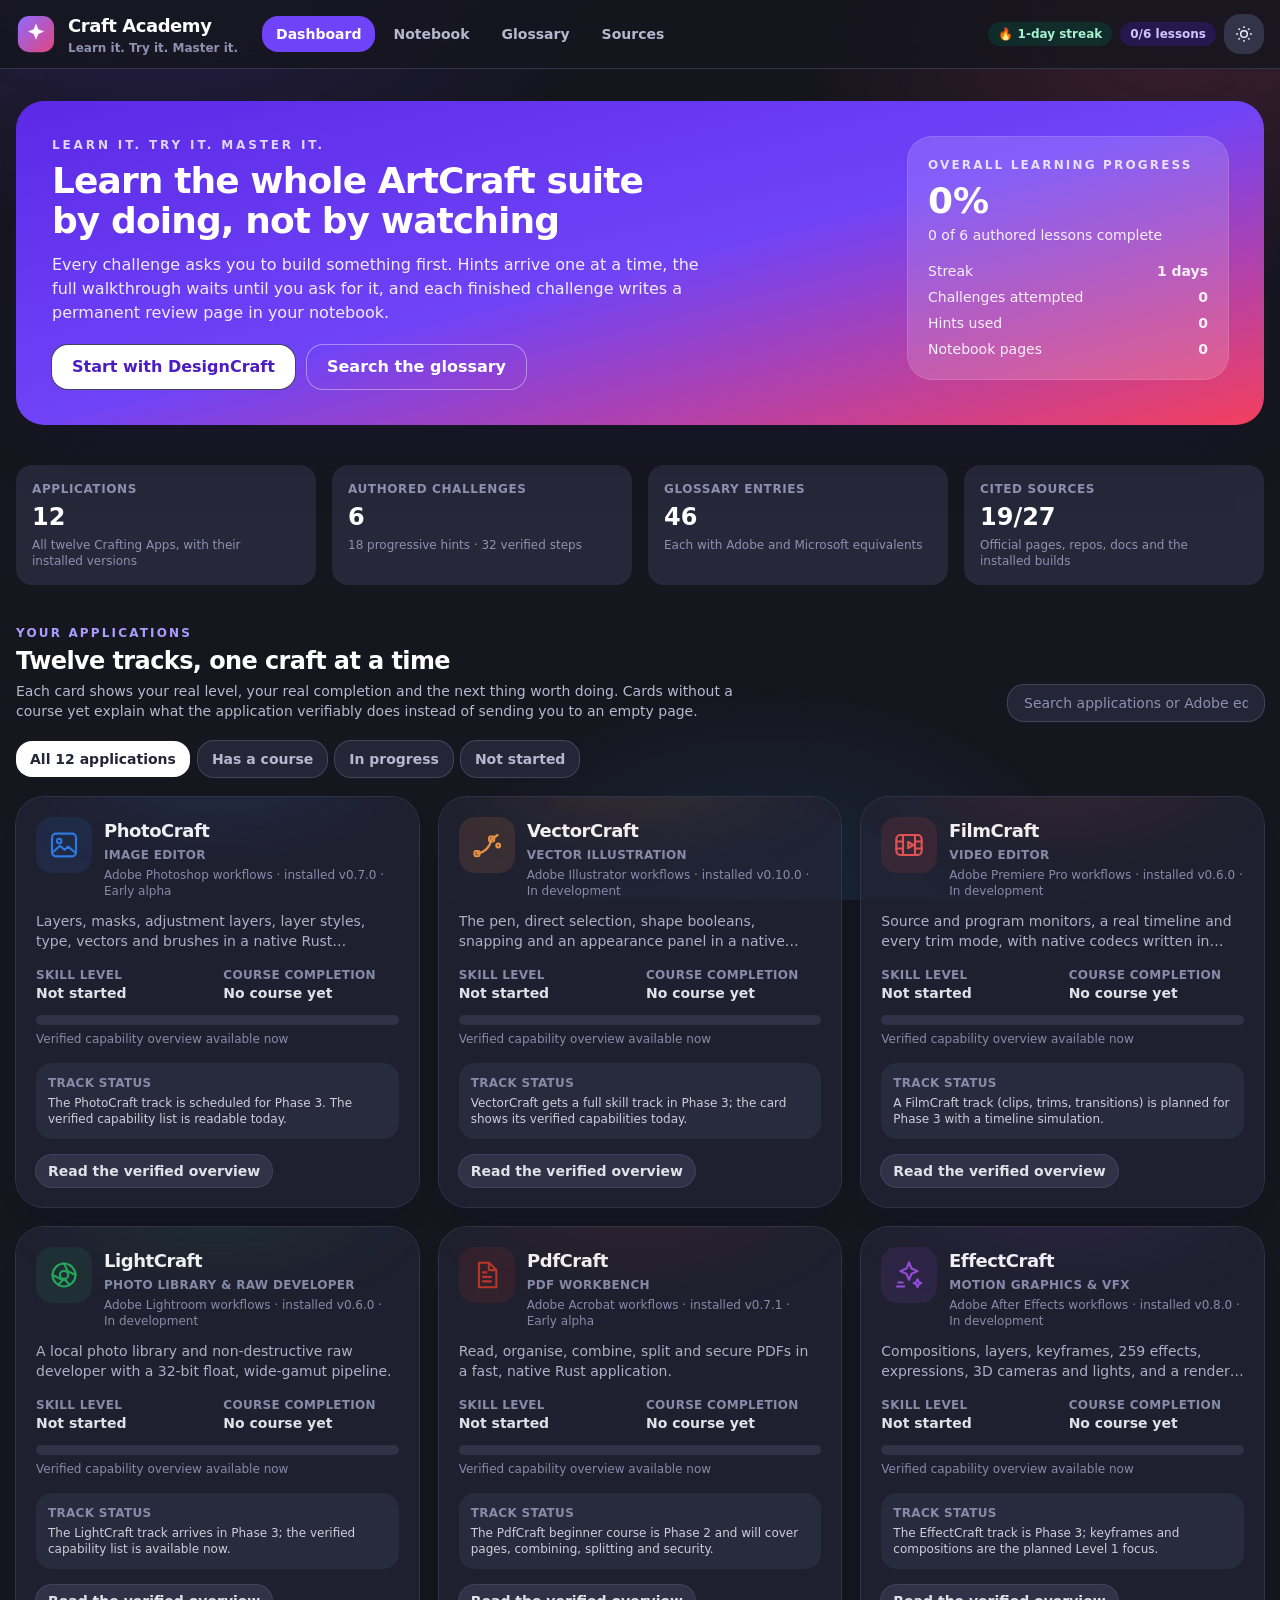
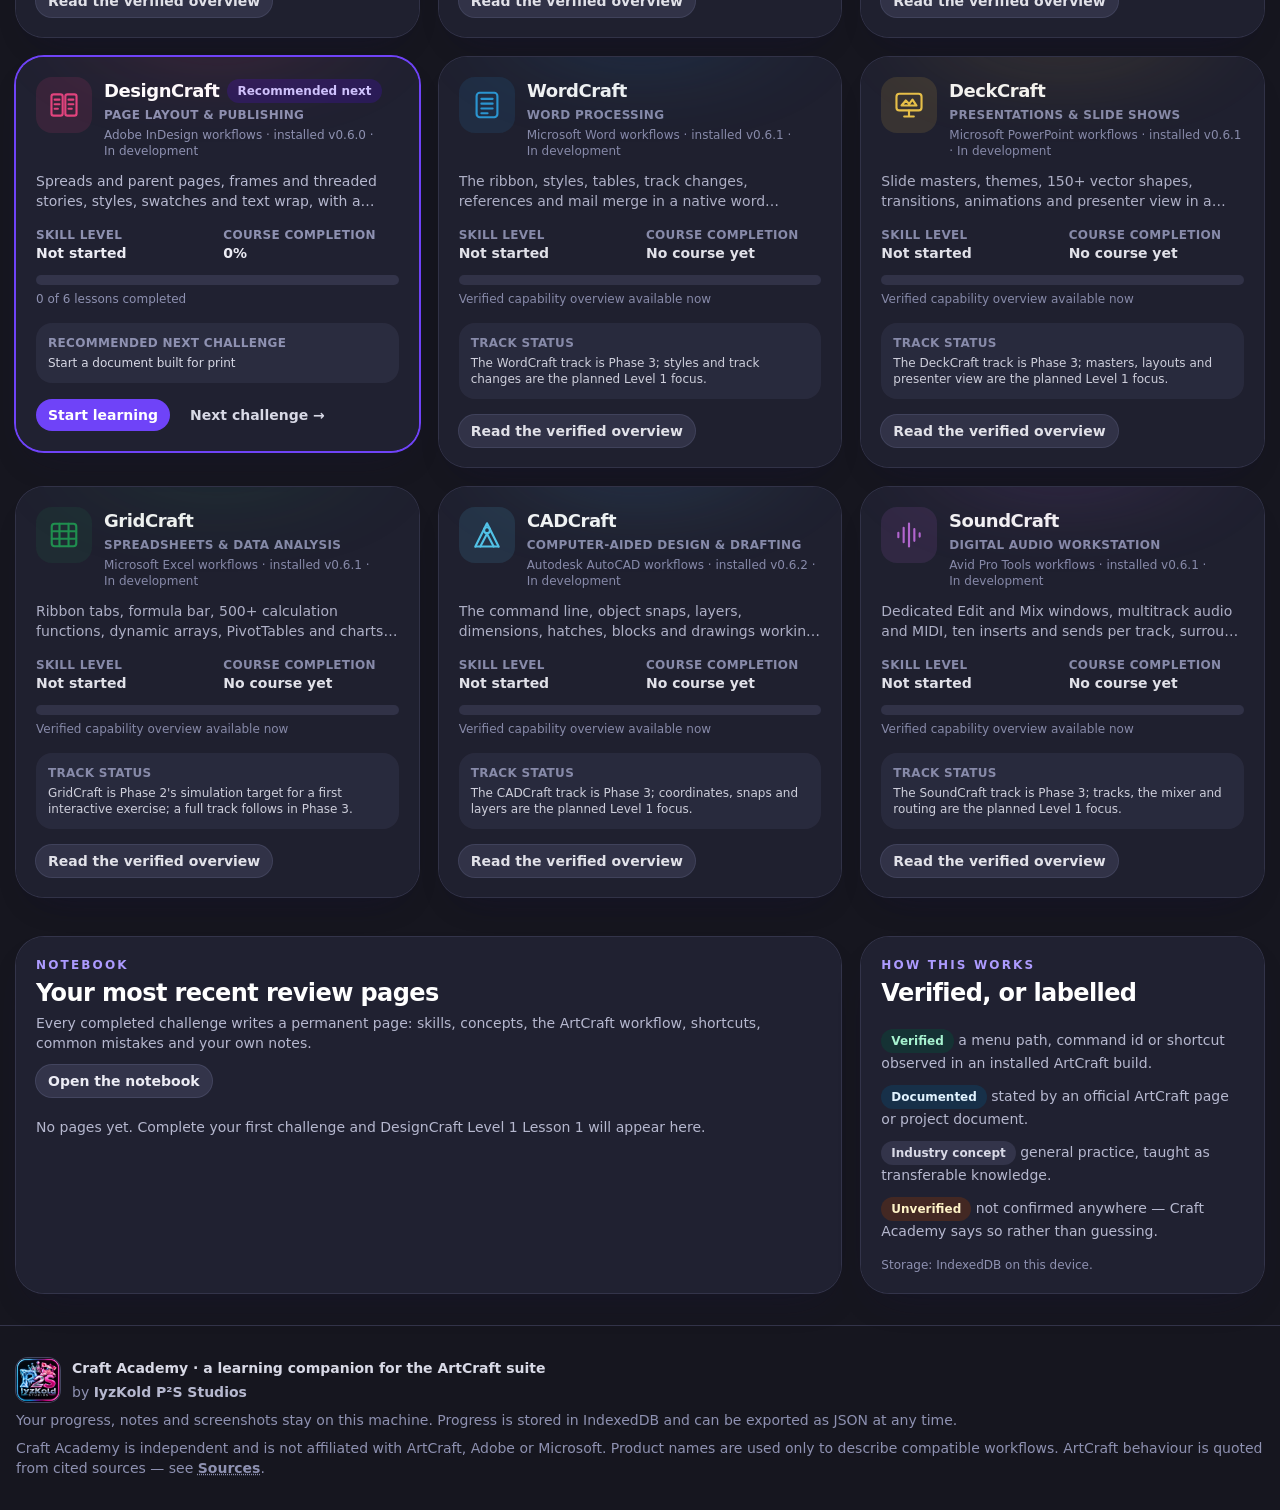
<file: craft-academy/index.html>
<!doctype html>
<html lang="en" class="dark">
  <head>
    <meta charset="UTF-8" />
    <meta name="viewport" content="width=device-width, initial-scale=1.0" />
    <meta
      name="description"
      content="Craft Academy — Learn it. Try it. Master it. A challenge-first learning companion for the ArtCraft creative software suite."
    />
    <meta name="color-scheme" content="dark light" />
    <title>Craft Academy — Learn it. Try it. Master it.</title>
    <!--
      Relative paths on purpose: the build is published under a sub-path and is intended to work
      from a file:// path inside a desktop wrapper, and the router is a hash router, so the document
      URL never leaves the application root.
    -->
    <link rel="icon" type="image/png" href="./brand/iyzkold-studios-favicon.png" />
    <link rel="apple-touch-icon" href="./brand/iyzkold-studios-apple-touch.png" />
    <script>
      // Apply the saved theme before first paint to avoid a flash of the wrong theme.
      try {
        var raw = window.localStorage.getItem('craft-academy:theme');
        var theme = raw === '"light"' || raw === 'light' ? 'light' : 'dark';
        document.documentElement.classList.toggle('dark', theme === 'dark');
        document.documentElement.dataset.theme = theme;
      } catch (error) {
        /* localStorage can be unavailable; dark is the default. */
      }
    </script>
    <script type="module" crossorigin src="./assets/index-DlgDWaiO.js"></script>
    <link rel="stylesheet" crossorigin href="./assets/index-CccpWW1y.css">
  </head>
  <body>
    <div id="root"></div>
    <noscript>Craft Academy needs JavaScript enabled to run its lessons.</noscript>
  </body>
</html>
</file>
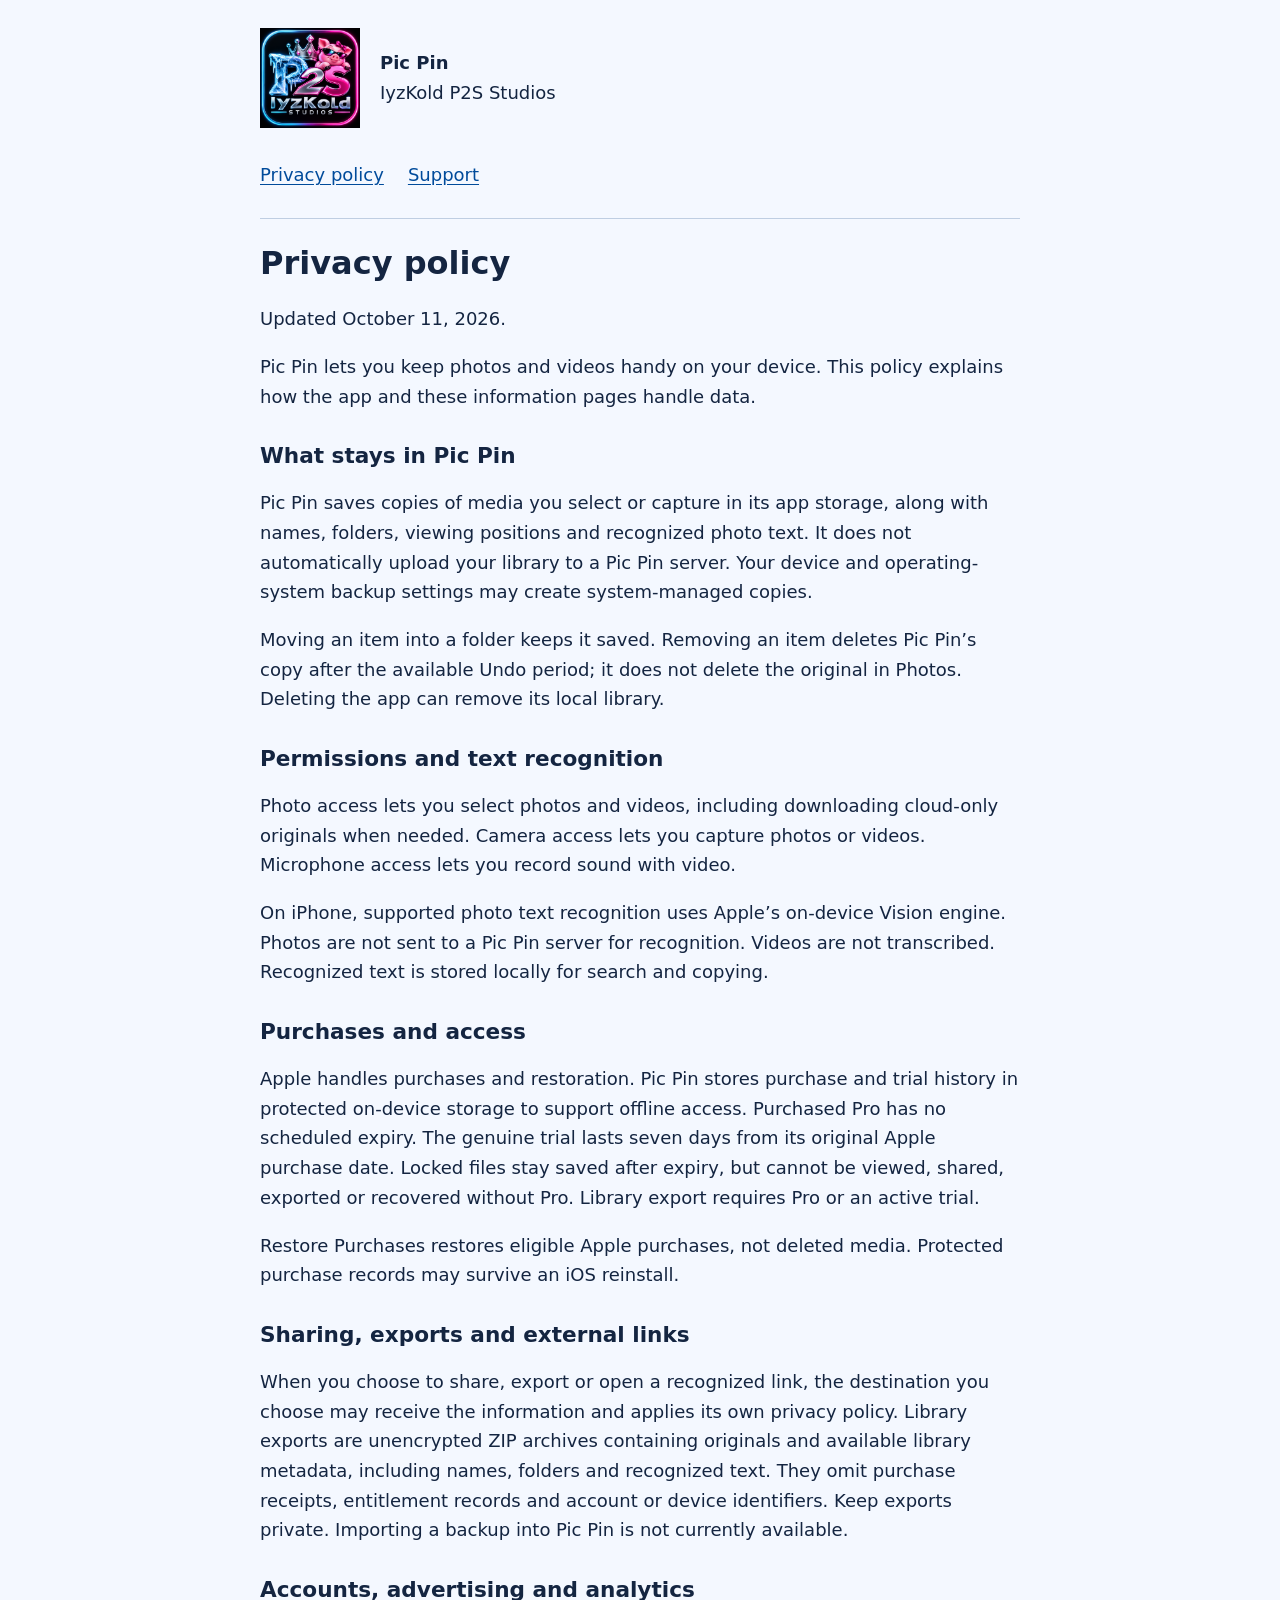
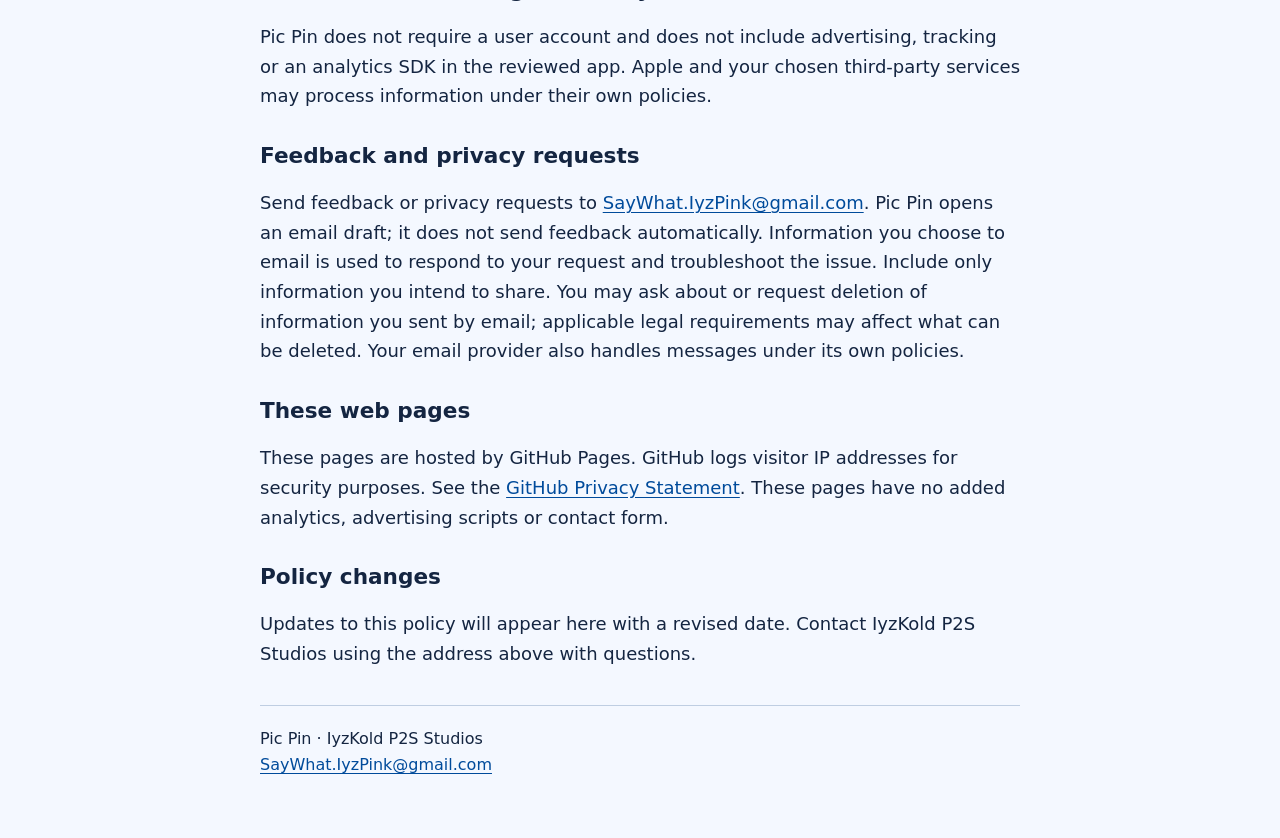
<file: pinpic/privacy.html>
<!doctype html><html lang="en"><head><meta charset="utf-8"><meta name="viewport" content="width=device-width,initial-scale=1"><meta name="description" content="Pic Pin Privacy policy from IyzKold P2S Studios"><title>Pic Pin Privacy policy — IyzKold P2S Studios</title><style>body{margin:0;background:#f4f8ff;color:#142541;font:18px/1.65 system-ui,sans-serif}main{max-width:760px;margin:auto;padding:28px 22px 60px}header{display:flex;align-items:center;gap:20px;flex-wrap:wrap}header img{width:100px;height:100px;object-fit:contain}h1,h2{line-height:1.25}h1{font-size:2rem}h2{font-size:1.35rem;margin-top:32px}a{color:#004b9b;text-underline-offset:3px}a:focus-visible{outline:3px solid #004b9b;outline-offset:5px}nav{display:flex;gap:24px;flex-wrap:wrap;margin:24px 0;border-bottom:1px solid #bfcee2;padding-bottom:20px}nav a{padding:8px 0}footer{margin-top:36px;border-top:1px solid #bfcee2;padding-top:20px;font-size:16px}</style></head><body><main><header><img src="iyzkold-p2s-studios.png" alt="IyzKold P2S Studios logo"><div><strong>Pic Pin</strong><br>IyzKold P2S Studios</div></header><nav aria-label="Pic Pin information"><a href="privacy.html">Privacy policy</a><a href="support.html">Support</a></nav><h1>Privacy policy</h1><p>Updated October 11, 2026.</p><p>Pic Pin lets you keep photos and videos handy on your device. This policy explains how the app and these information pages handle data.</p><h2>What stays in Pic Pin</h2><p>Pic Pin saves copies of media you select or capture in its app storage, along with names, folders, viewing positions and recognized photo text. It does not automatically upload your library to a Pic Pin server. Your device and operating-system backup settings may create system-managed copies.</p><p>Moving an item into a folder keeps it saved. Removing an item deletes Pic Pin’s copy after the available Undo period; it does not delete the original in Photos. Deleting the app can remove its local library.</p><h2>Permissions and text recognition</h2><p>Photo access lets you select photos and videos, including downloading cloud-only originals when needed. Camera access lets you capture photos or videos. Microphone access lets you record sound with video.</p><p>On iPhone, supported photo text recognition uses Apple’s on-device Vision engine. Photos are not sent to a Pic Pin server for recognition. Videos are not transcribed. Recognized text is stored locally for search and copying.</p><h2>Purchases and access</h2><p>Apple handles purchases and restoration. Pic Pin stores purchase and trial history in protected on-device storage to support offline access. Purchased Pro has no scheduled expiry. The genuine trial lasts seven days from its original Apple purchase date. Locked files stay saved after expiry, but cannot be viewed, shared, exported or recovered without Pro. Library export requires Pro or an active trial.</p><p>Restore Purchases restores eligible Apple purchases, not deleted media. Protected purchase records may survive an iOS reinstall.</p><h2>Sharing, exports and external links</h2><p>When you choose to share, export or open a recognized link, the destination you choose may receive the information and applies its own privacy policy. Library exports are unencrypted ZIP archives containing originals and available library metadata, including names, folders and recognized text. They omit purchase receipts, entitlement records and account or device identifiers. Keep exports private. Importing a backup into Pic Pin is not currently available.</p><h2>Accounts, advertising and analytics</h2><p>Pic Pin does not require a user account and does not include advertising, tracking or an analytics SDK in the reviewed app. Apple and your chosen third-party services may process information under their own policies.</p><h2>Feedback and privacy requests</h2><p>Send feedback or privacy requests to <a href="mailto:SayWhat.IyzPink@gmail.com">SayWhat.IyzPink@gmail.com</a>. Pic Pin opens an email draft; it does not send feedback automatically. Information you choose to email is used to respond to your request and troubleshoot the issue. Include only information you intend to share. You may ask about or request deletion of information you sent by email; applicable legal requirements may affect what can be deleted. Your email provider also handles messages under its own policies.</p><h2>These web pages</h2><p>These pages are hosted by GitHub Pages. GitHub logs visitor IP addresses for security purposes. See the <a href="https://docs.github.com/en/site-policy/privacy-policies/github-general-privacy-statement">GitHub Privacy Statement</a>. These pages have no added analytics, advertising scripts or contact form.</p><h2>Policy changes</h2><p>Updates to this policy will appear here with a revised date. Contact IyzKold P2S Studios using the address above with questions.</p><footer>Pic Pin · IyzKold P2S Studios<br><a href="mailto:SayWhat.IyzPink@gmail.com">SayWhat.IyzPink@gmail.com</a></footer></main></body></html>
</file>
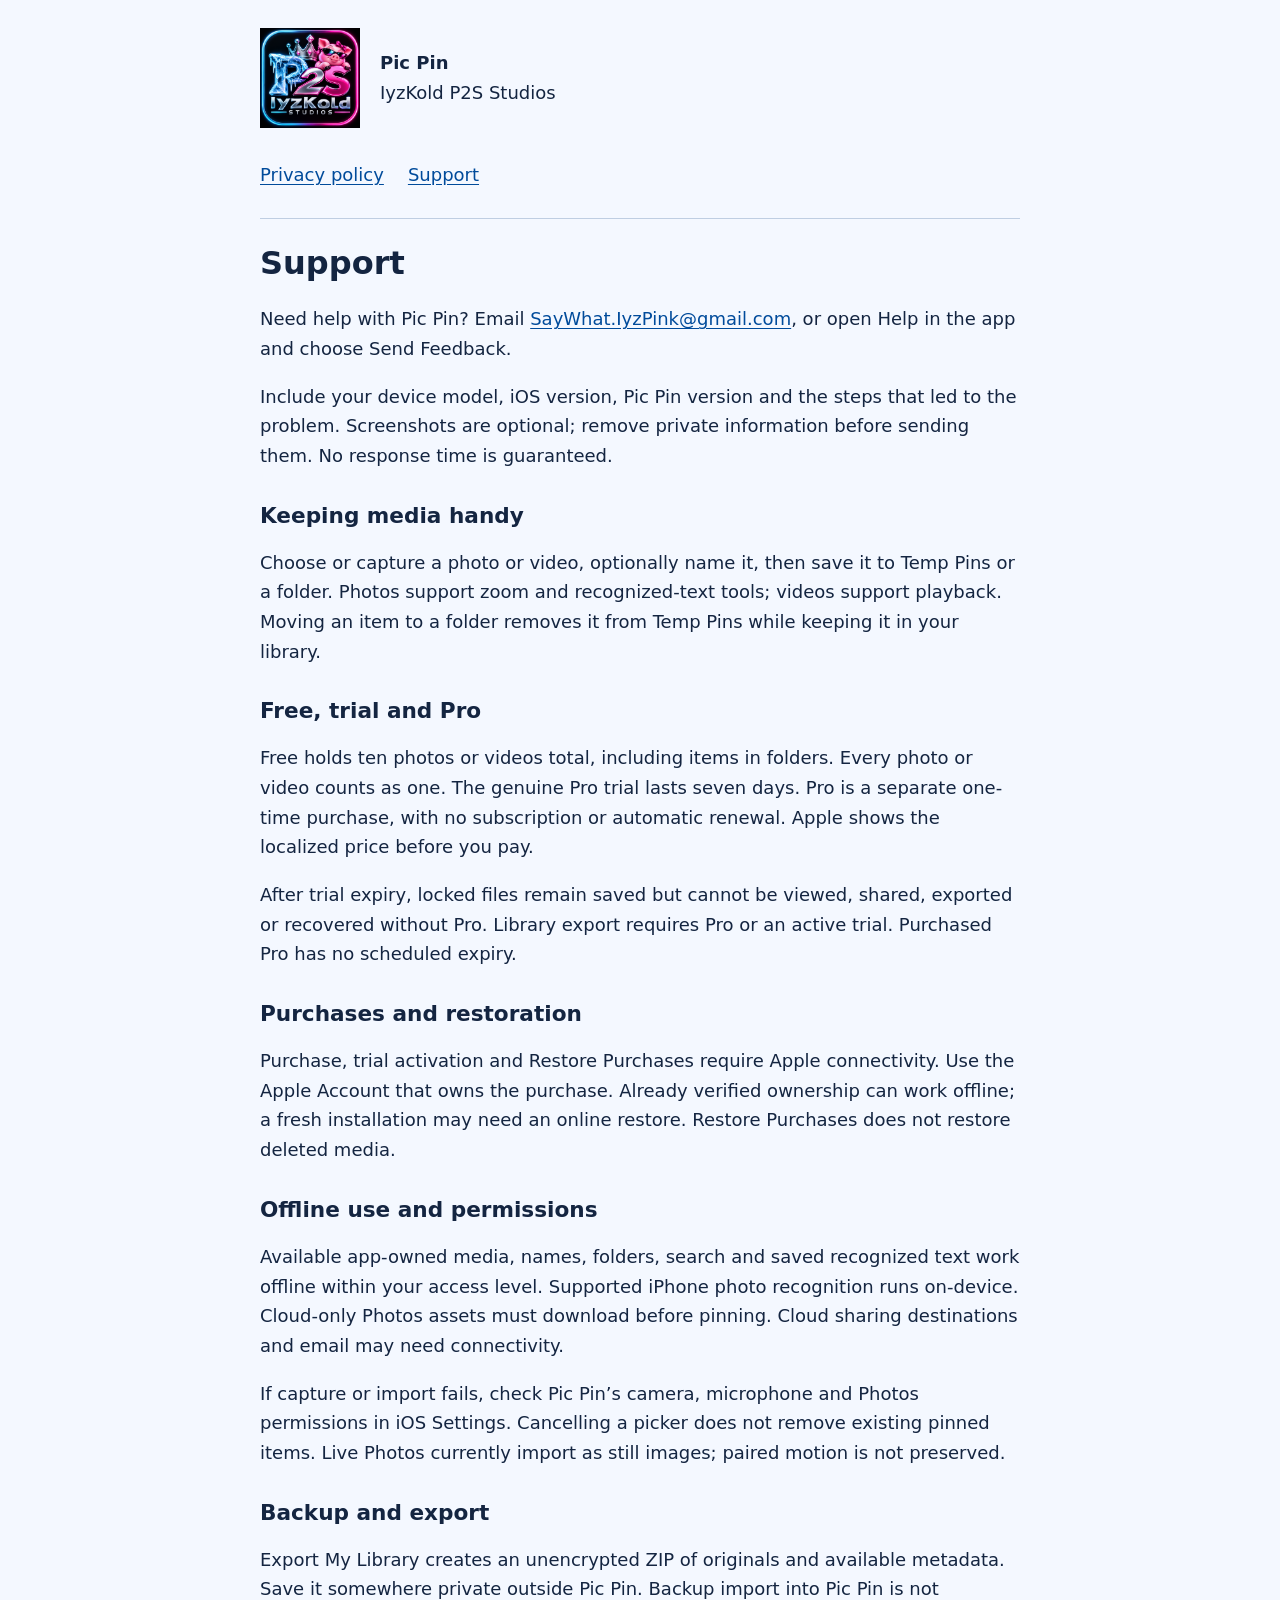
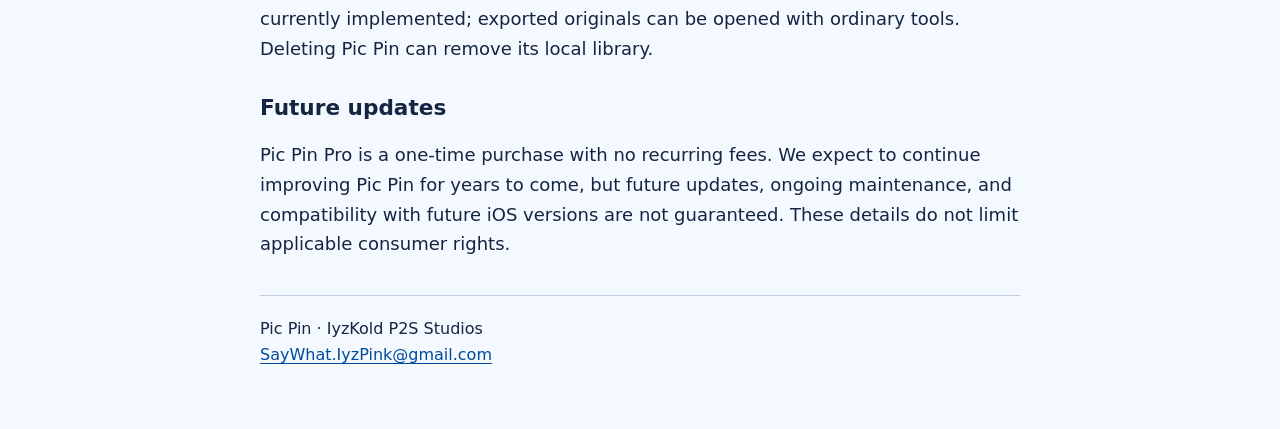
<file: pinpic/support.html>
<!doctype html><html lang="en"><head><meta charset="utf-8"><meta name="viewport" content="width=device-width,initial-scale=1"><meta name="description" content="Pic Pin Support from IyzKold P2S Studios"><title>Pic Pin Support — IyzKold P2S Studios</title><style>body{margin:0;background:#f4f8ff;color:#142541;font:18px/1.65 system-ui,sans-serif}main{max-width:760px;margin:auto;padding:28px 22px 60px}header{display:flex;align-items:center;gap:20px;flex-wrap:wrap}header img{width:100px;height:100px;object-fit:contain}h1,h2{line-height:1.25}h1{font-size:2rem}h2{font-size:1.35rem;margin-top:32px}a{color:#004b9b;text-underline-offset:3px}a:focus-visible{outline:3px solid #004b9b;outline-offset:5px}nav{display:flex;gap:24px;flex-wrap:wrap;margin:24px 0;border-bottom:1px solid #bfcee2;padding-bottom:20px}nav a{padding:8px 0}footer{margin-top:36px;border-top:1px solid #bfcee2;padding-top:20px;font-size:16px}</style></head><body><main><header><img src="iyzkold-p2s-studios.png" alt="IyzKold P2S Studios logo"><div><strong>Pic Pin</strong><br>IyzKold P2S Studios</div></header><nav aria-label="Pic Pin information"><a href="privacy.html">Privacy policy</a><a href="support.html">Support</a></nav><h1>Support</h1><p>Need help with Pic Pin? Email <a href="mailto:SayWhat.IyzPink@gmail.com?subject=Pic%20Pin%20Support">SayWhat.IyzPink@gmail.com</a>, or open Help in the app and choose Send Feedback.</p><p>Include your device model, iOS version, Pic Pin version and the steps that led to the problem. Screenshots are optional; remove private information before sending them. No response time is guaranteed.</p><h2>Keeping media handy</h2><p>Choose or capture a photo or video, optionally name it, then save it to Temp Pins or a folder. Photos support zoom and recognized-text tools; videos support playback. Moving an item to a folder removes it from Temp Pins while keeping it in your library.</p><h2>Free, trial and Pro</h2><p>Free holds ten photos or videos total, including items in folders. Every photo or video counts as one. The genuine Pro trial lasts seven days. Pro is a separate one-time purchase, with no subscription or automatic renewal. Apple shows the localized price before you pay.</p><p>After trial expiry, locked files remain saved but cannot be viewed, shared, exported or recovered without Pro. Library export requires Pro or an active trial. Purchased Pro has no scheduled expiry.</p><h2>Purchases and restoration</h2><p>Purchase, trial activation and Restore Purchases require Apple connectivity. Use the Apple Account that owns the purchase. Already verified ownership can work offline; a fresh installation may need an online restore. Restore Purchases does not restore deleted media.</p><h2>Offline use and permissions</h2><p>Available app-owned media, names, folders, search and saved recognized text work offline within your access level. Supported iPhone photo recognition runs on-device. Cloud-only Photos assets must download before pinning. Cloud sharing destinations and email may need connectivity.</p><p>If capture or import fails, check Pic Pin’s camera, microphone and Photos permissions in iOS Settings. Cancelling a picker does not remove existing pinned items. Live Photos currently import as still images; paired motion is not preserved.</p><h2>Backup and export</h2><p>Export My Library creates an unencrypted ZIP of originals and available metadata. Save it somewhere private outside Pic Pin. Backup import into Pic Pin is not currently implemented; exported originals can be opened with ordinary tools. Deleting Pic Pin can remove its local library.</p><h2>Future updates</h2><p>Pic Pin Pro is a one-time purchase with no recurring fees. We expect to continue improving Pic Pin for years to come, but future updates, ongoing maintenance, and compatibility with future iOS versions are not guaranteed. These details do not limit applicable consumer rights.</p><footer>Pic Pin · IyzKold P2S Studios<br><a href="mailto:SayWhat.IyzPink@gmail.com">SayWhat.IyzPink@gmail.com</a></footer></main></body></html>
</file>
<file: craft-academy/assets/index-CccpWW1y.css>
*,:before,:after{--tw-border-spacing-x: 0;--tw-border-spacing-y: 0;--tw-translate-x: 0;--tw-translate-y: 0;--tw-rotate: 0;--tw-skew-x: 0;--tw-skew-y: 0;--tw-scale-x: 1;--tw-scale-y: 1;--tw-pan-x: ;--tw-pan-y: ;--tw-pinch-zoom: ;--tw-scroll-snap-strictness: proximity;--tw-gradient-from-position: ;--tw-gradient-via-position: ;--tw-gradient-to-position: ;--tw-ordinal: ;--tw-slashed-zero: ;--tw-numeric-figure: ;--tw-numeric-spacing: ;--tw-numeric-fraction: ;--tw-ring-inset: ;--tw-ring-offset-width: 0px;--tw-ring-offset-color: #fff;--tw-ring-color: rgb(59 130 246 / .5);--tw-ring-offset-shadow: 0 0 #0000;--tw-ring-shadow: 0 0 #0000;--tw-shadow: 0 0 #0000;--tw-shadow-colored: 0 0 #0000;--tw-blur: ;--tw-brightness: ;--tw-contrast: ;--tw-grayscale: ;--tw-hue-rotate: ;--tw-invert: ;--tw-saturate: ;--tw-sepia: ;--tw-drop-shadow: ;--tw-backdrop-blur: ;--tw-backdrop-brightness: ;--tw-backdrop-contrast: ;--tw-backdrop-grayscale: ;--tw-backdrop-hue-rotate: ;--tw-backdrop-invert: ;--tw-backdrop-opacity: ;--tw-backdrop-saturate: ;--tw-backdrop-sepia: ;--tw-contain-size: ;--tw-contain-layout: ;--tw-contain-paint: ;--tw-contain-style: }::backdrop{--tw-border-spacing-x: 0;--tw-border-spacing-y: 0;--tw-translate-x: 0;--tw-translate-y: 0;--tw-rotate: 0;--tw-skew-x: 0;--tw-skew-y: 0;--tw-scale-x: 1;--tw-scale-y: 1;--tw-pan-x: ;--tw-pan-y: ;--tw-pinch-zoom: ;--tw-scroll-snap-strictness: proximity;--tw-gradient-from-position: ;--tw-gradient-via-position: ;--tw-gradient-to-position: ;--tw-ordinal: ;--tw-slashed-zero: ;--tw-numeric-figure: ;--tw-numeric-spacing: ;--tw-numeric-fraction: ;--tw-ring-inset: ;--tw-ring-offset-width: 0px;--tw-ring-offset-color: #fff;--tw-ring-color: rgb(59 130 246 / .5);--tw-ring-offset-shadow: 0 0 #0000;--tw-ring-shadow: 0 0 #0000;--tw-shadow: 0 0 #0000;--tw-shadow-colored: 0 0 #0000;--tw-blur: ;--tw-brightness: ;--tw-contrast: ;--tw-grayscale: ;--tw-hue-rotate: ;--tw-invert: ;--tw-saturate: ;--tw-sepia: ;--tw-drop-shadow: ;--tw-backdrop-blur: ;--tw-backdrop-brightness: ;--tw-backdrop-contrast: ;--tw-backdrop-grayscale: ;--tw-backdrop-hue-rotate: ;--tw-backdrop-invert: ;--tw-backdrop-opacity: ;--tw-backdrop-saturate: ;--tw-backdrop-sepia: ;--tw-contain-size: ;--tw-contain-layout: ;--tw-contain-paint: ;--tw-contain-style: }*,:before,:after{box-sizing:border-box;border-width:0;border-style:solid;border-color:#e5e7eb}:before,:after{--tw-content: ""}html,:host{line-height:1.5;-webkit-text-size-adjust:100%;-moz-tab-size:4;-o-tab-size:4;tab-size:4;font-family:Segoe UI,Inter,system-ui,Avenir,Helvetica,Arial,sans-serif;font-feature-settings:normal;font-variation-settings:normal;-webkit-tap-highlight-color:transparent}body{margin:0;line-height:inherit}hr{height:0;color:inherit;border-top-width:1px}abbr:where([title]){-webkit-text-decoration:underline dotted;text-decoration:underline dotted}h1,h2,h3,h4,h5,h6{font-size:inherit;font-weight:inherit}a{color:inherit;text-decoration:inherit}b,strong{font-weight:bolder}code,kbd,samp,pre{font-family:ui-monospace,SFMono-Regular,Menlo,Monaco,Consolas,Liberation Mono,Courier New,monospace;font-feature-settings:normal;font-variation-settings:normal;font-size:1em}small{font-size:80%}sub,sup{font-size:75%;line-height:0;position:relative;vertical-align:baseline}sub{bottom:-.25em}sup{top:-.5em}table{text-indent:0;border-color:inherit;border-collapse:collapse}button,input,optgroup,select,textarea{font-family:inherit;font-feature-settings:inherit;font-variation-settings:inherit;font-size:100%;font-weight:inherit;line-height:inherit;letter-spacing:inherit;color:inherit;margin:0;padding:0}button,select{text-transform:none}button,input:where([type=button]),input:where([type=reset]),input:where([type=submit]){-webkit-appearance:button;background-color:transparent;background-image:none}:-moz-focusring{outline:auto}:-moz-ui-invalid{box-shadow:none}progress{vertical-align:baseline}::-webkit-inner-spin-button,::-webkit-outer-spin-button{height:auto}[type=search]{-webkit-appearance:textfield;outline-offset:-2px}::-webkit-search-decoration{-webkit-appearance:none}::-webkit-file-upload-button{-webkit-appearance:button;font:inherit}summary{display:list-item}blockquote,dl,dd,h1,h2,h3,h4,h5,h6,hr,figure,p,pre{margin:0}fieldset{margin:0;padding:0}legend{padding:0}ol,ul,menu{list-style:none;margin:0;padding:0}dialog{padding:0}textarea{resize:vertical}input::-moz-placeholder,textarea::-moz-placeholder{opacity:1;color:#9ca3af}input::placeholder,textarea::placeholder{opacity:1;color:#9ca3af}button,[role=button]{cursor:pointer}:disabled{cursor:default}img,svg,video,canvas,audio,iframe,embed,object{display:block;vertical-align:middle}img,video{max-width:100%;height:auto}[hidden]:where(:not([hidden=until-found])){display:none}:root{color-scheme:dark light}html{-webkit-text-size-adjust:100%}body{--tw-bg-opacity: 1;background-color:rgb(247 247 251 / var(--tw-bg-opacity, 1));--tw-text-opacity: 1;color:rgb(36 37 54 / var(--tw-text-opacity, 1));-webkit-font-smoothing:antialiased;-moz-osx-font-smoothing:grayscale}body:is(.dark *){--tw-bg-opacity: 1;background-color:rgb(22 22 31 / var(--tw-bg-opacity, 1));--tw-text-opacity: 1;color:rgb(236 236 244 / var(--tw-text-opacity, 1))}body{min-height:100vh}body:before{content:"";position:fixed;top:0;right:0;bottom:0;left:0;z-index:-1;background:radial-gradient(48rem 32rem at 12% -8%,rgba(111,67,248,.22),transparent 62%),radial-gradient(40rem 28rem at 92% 4%,rgba(226,68,126,.18),transparent 60%),radial-gradient(36rem 26rem at 60% 104%,rgba(45,156,219,.16),transparent 60%);pointer-events:none}:focus-visible{outline-style:solid;outline-width:2px;outline-offset:2px;outline-color:#8c6bff}h1,h2,h3{text-wrap:balance}p,li{text-wrap:pretty}::-moz-selection{--tw-bg-opacity: 1;background-color:rgb(207 197 255 / var(--tw-bg-opacity, 1));--tw-text-opacity: 1;color:rgb(36 37 54 / var(--tw-text-opacity, 1))}::selection{--tw-bg-opacity: 1;background-color:rgb(207 197 255 / var(--tw-bg-opacity, 1));--tw-text-opacity: 1;color:rgb(36 37 54 / var(--tw-text-opacity, 1))}@media (prefers-reduced-motion: reduce){*,*:before,*:after{animation-duration:.01ms!important;animation-iteration-count:1!important;transition-duration:.01ms!important;scroll-behavior:auto!important}}.\!container{width:100%!important}.container{width:100%}@media (min-width: 640px){.\!container{max-width:640px!important}.container{max-width:640px}}@media (min-width: 768px){.\!container{max-width:768px!important}.container{max-width:768px}}@media (min-width: 1024px){.\!container{max-width:1024px!important}.container{max-width:1024px}}@media (min-width: 1280px){.\!container{max-width:1280px!important}.container{max-width:1280px}}@media (min-width: 1536px){.\!container{max-width:1536px!important}.container{max-width:1536px}}.ca-scroll::-webkit-scrollbar{width:10px;height:10px}.ca-scroll::-webkit-scrollbar-thumb{border-radius:9999px;--tw-bg-opacity: 1;background-color:rgb(182 184 207 / var(--tw-bg-opacity, 1))}.ca-scroll:is(.dark *)::-webkit-scrollbar-thumb{--tw-bg-opacity: 1;background-color:rgb(67 69 95 / var(--tw-bg-opacity, 1))}.ca-scroll::-webkit-scrollbar-track{background:transparent}.sr-only{position:absolute;width:1px;height:1px;padding:0;margin:-1px;overflow:hidden;clip:rect(0,0,0,0);white-space:nowrap;border-width:0}.pointer-events-none{pointer-events:none}.visible{visibility:visible}.invisible{visibility:hidden}.static{position:static}.fixed{position:fixed}.absolute{position:absolute}.relative{position:relative}.sticky{position:sticky}.inset-0{top:0;right:0;bottom:0;left:0}.inset-x-0{left:0;right:0}.-top-24{top:-6rem}.top-0{top:0}.z-0{z-index:0}.z-10{z-index:10}.z-40{z-index:40}.order-last{order:9999}.mx-auto{margin-left:auto;margin-right:auto}.mb-1{margin-bottom:.25rem}.mb-2{margin-bottom:.5rem}.mb-3{margin-bottom:.75rem}.mb-5{margin-bottom:1.25rem}.ml-2{margin-left:.5rem}.ml-auto{margin-left:auto}.mr-2{margin-right:.5rem}.mt-0\.5{margin-top:.125rem}.mt-1{margin-top:.25rem}.mt-1\.5{margin-top:.375rem}.mt-2{margin-top:.5rem}.mt-3{margin-top:.75rem}.mt-4{margin-top:1rem}.mt-5{margin-top:1.25rem}.mt-auto{margin-top:auto}.line-clamp-2{overflow:hidden;display:-webkit-box;-webkit-box-orient:vertical;-webkit-line-clamp:2}.block{display:block}.inline{display:inline}.flex{display:flex}.inline-flex{display:inline-flex}.table{display:table}.grid{display:grid}.contents{display:contents}.hidden{display:none}.h-1\.5{height:.375rem}.h-10{height:2.5rem}.h-11{height:2.75rem}.h-14{height:3.5rem}.h-2\.5{height:.625rem}.h-20{height:5rem}.h-32{height:8rem}.h-5{height:1.25rem}.h-6{height:1.5rem}.h-8{height:2rem}.h-full{height:100%}.max-h-72{max-height:18rem}.min-h-\[40vh\]{min-height:40vh}.min-h-screen{min-height:100vh}.w-1\.5{width:.375rem}.w-10{width:2.5rem}.w-11{width:2.75rem}.w-14{width:3.5rem}.w-20{width:5rem}.w-5{width:1.25rem}.w-6{width:1.5rem}.w-64{width:16rem}.w-8{width:2rem}.w-full{width:100%}.min-w-0{min-width:0px}.min-w-\[44rem\]{min-width:44rem}.max-w-2xl{max-width:42rem}.max-w-3xl{max-width:48rem}.max-w-7xl{max-width:80rem}.max-w-md{max-width:28rem}.max-w-xl{max-width:36rem}.max-w-xs{max-width:20rem}.flex-1{flex:1 1 0%}.shrink{flex-shrink:1}.shrink-0{flex-shrink:0}.border-collapse{border-collapse:collapse}@keyframes fade-up{0%{opacity:0;transform:translateY(10px)}to{opacity:1;transform:translateY(0)}}.animate-fade-up{animation:fade-up .32s cubic-bezier(.22,1,.36,1) both}@keyframes pop-in{0%{opacity:0;transform:scale(.94)}to{opacity:1;transform:scale(1)}}.animate-pop-in{animation:pop-in .22s cubic-bezier(.22,1,.36,1) both}@keyframes pulse{50%{opacity:.5}}.animate-pulse{animation:pulse 2s cubic-bezier(.4,0,.6,1) infinite}.cursor-pointer{cursor:pointer}.list-disc{list-style-type:disc}.grid-cols-2{grid-template-columns:repeat(2,minmax(0,1fr))}.flex-col{flex-direction:column}.flex-wrap{flex-wrap:wrap}.items-start{align-items:flex-start}.items-end{align-items:flex-end}.items-center{align-items:center}.justify-center{justify-content:center}.justify-between{justify-content:space-between}.gap-1{gap:.25rem}.gap-1\.5{gap:.375rem}.gap-2{gap:.5rem}.gap-3{gap:.75rem}.gap-4{gap:1rem}.gap-5{gap:1.25rem}.gap-6{gap:1.5rem}.space-y-1>:not([hidden])~:not([hidden]){--tw-space-y-reverse: 0;margin-top:calc(.25rem * calc(1 - var(--tw-space-y-reverse)));margin-bottom:calc(.25rem * var(--tw-space-y-reverse))}.space-y-1\.5>:not([hidden])~:not([hidden]){--tw-space-y-reverse: 0;margin-top:calc(.375rem * calc(1 - var(--tw-space-y-reverse)));margin-bottom:calc(.375rem * var(--tw-space-y-reverse))}.space-y-10>:not([hidden])~:not([hidden]){--tw-space-y-reverse: 0;margin-top:calc(2.5rem * calc(1 - var(--tw-space-y-reverse)));margin-bottom:calc(2.5rem * var(--tw-space-y-reverse))}.space-y-2>:not([hidden])~:not([hidden]){--tw-space-y-reverse: 0;margin-top:calc(.5rem * calc(1 - var(--tw-space-y-reverse)));margin-bottom:calc(.5rem * var(--tw-space-y-reverse))}.space-y-3>:not([hidden])~:not([hidden]){--tw-space-y-reverse: 0;margin-top:calc(.75rem * calc(1 - var(--tw-space-y-reverse)));margin-bottom:calc(.75rem * var(--tw-space-y-reverse))}.space-y-4>:not([hidden])~:not([hidden]){--tw-space-y-reverse: 0;margin-top:calc(1rem * calc(1 - var(--tw-space-y-reverse)));margin-bottom:calc(1rem * var(--tw-space-y-reverse))}.space-y-5>:not([hidden])~:not([hidden]){--tw-space-y-reverse: 0;margin-top:calc(1.25rem * calc(1 - var(--tw-space-y-reverse)));margin-bottom:calc(1.25rem * var(--tw-space-y-reverse))}.space-y-8>:not([hidden])~:not([hidden]){--tw-space-y-reverse: 0;margin-top:calc(2rem * calc(1 - var(--tw-space-y-reverse)));margin-bottom:calc(2rem * var(--tw-space-y-reverse))}.divide-y>:not([hidden])~:not([hidden]){--tw-divide-y-reverse: 0;border-top-width:calc(1px * calc(1 - var(--tw-divide-y-reverse)));border-bottom-width:calc(1px * var(--tw-divide-y-reverse))}.divide-ink-100>:not([hidden])~:not([hidden]){--tw-divide-opacity: 1;border-color:rgb(236 236 244 / var(--tw-divide-opacity, 1))}.overflow-auto{overflow:auto}.overflow-hidden{overflow:hidden}.overflow-x-auto{overflow-x:auto}.truncate{overflow:hidden;text-overflow:ellipsis;white-space:nowrap}.whitespace-nowrap{white-space:nowrap}.whitespace-pre-wrap{white-space:pre-wrap}.rounded{border-radius:.25rem}.rounded-2xl{border-radius:1rem}.rounded-3xl{border-radius:1.5rem}.rounded-full{border-radius:9999px}.rounded-lg{border-radius:.5rem}.rounded-md{border-radius:.375rem}.rounded-xl{border-radius:.75rem}.rounded-xl3{border-radius:1.75rem}.border{border-width:1px}.border-0{border-width:0px}.border-2{border-width:2px}.border-b{border-bottom-width:1px}.border-t{border-top-width:1px}.border-dashed{border-style:dashed}.border-amber-200{--tw-border-opacity: 1;border-color:rgb(253 230 138 / var(--tw-border-opacity, 1))}.border-amber-300{--tw-border-opacity: 1;border-color:rgb(252 211 77 / var(--tw-border-opacity, 1))}.border-brand-100{--tw-border-opacity: 1;border-color:rgb(230 225 255 / var(--tw-border-opacity, 1))}.border-emerald-200{--tw-border-opacity: 1;border-color:rgb(167 243 208 / var(--tw-border-opacity, 1))}.border-emerald-300{--tw-border-opacity: 1;border-color:rgb(110 231 183 / var(--tw-border-opacity, 1))}.border-ink-200{--tw-border-opacity: 1;border-color:rgb(216 217 230 / var(--tw-border-opacity, 1))}.border-ink-200\/70{border-color:#d8d9e6b3}.border-ink-300{--tw-border-opacity: 1;border-color:rgb(182 184 207 / var(--tw-border-opacity, 1))}.border-sky-200{--tw-border-opacity: 1;border-color:rgb(186 230 253 / var(--tw-border-opacity, 1))}.border-sky-300{--tw-border-opacity: 1;border-color:rgb(125 211 252 / var(--tw-border-opacity, 1))}.\!bg-white{--tw-bg-opacity: 1 !important;background-color:rgb(255 255 255 / var(--tw-bg-opacity, 1))!important}.bg-amber-100{--tw-bg-opacity: 1;background-color:rgb(254 243 199 / var(--tw-bg-opacity, 1))}.bg-amber-50{--tw-bg-opacity: 1;background-color:rgb(255 251 235 / var(--tw-bg-opacity, 1))}.bg-amber-50\/70{background-color:#fffbebb3}.bg-amber-500{--tw-bg-opacity: 1;background-color:rgb(245 158 11 / var(--tw-bg-opacity, 1))}.bg-brand-100{--tw-bg-opacity: 1;background-color:rgb(230 225 255 / var(--tw-bg-opacity, 1))}.bg-brand-400{--tw-bg-opacity: 1;background-color:rgb(140 107 255 / var(--tw-bg-opacity, 1))}.bg-brand-50\/70{background-color:#f2f0ffb3}.bg-brand-500{--tw-bg-opacity: 1;background-color:rgb(111 67 248 / var(--tw-bg-opacity, 1))}.bg-emerald-100{--tw-bg-opacity: 1;background-color:rgb(209 250 229 / var(--tw-bg-opacity, 1))}.bg-emerald-50{--tw-bg-opacity: 1;background-color:rgb(236 253 245 / var(--tw-bg-opacity, 1))}.bg-emerald-50\/80{background-color:#ecfdf5cc}.bg-emerald-500{--tw-bg-opacity: 1;background-color:rgb(16 185 129 / var(--tw-bg-opacity, 1))}.bg-emerald-600{--tw-bg-opacity: 1;background-color:rgb(5 150 105 / var(--tw-bg-opacity, 1))}.bg-ink-100{--tw-bg-opacity: 1;background-color:rgb(236 236 244 / var(--tw-bg-opacity, 1))}.bg-ink-50{--tw-bg-opacity: 1;background-color:rgb(247 247 251 / var(--tw-bg-opacity, 1))}.bg-ink-900{--tw-bg-opacity: 1;background-color:rgb(36 37 54 / var(--tw-bg-opacity, 1))}.bg-rose-100{--tw-bg-opacity: 1;background-color:rgb(255 228 230 / var(--tw-bg-opacity, 1))}.bg-rose-600{--tw-bg-opacity: 1;background-color:rgb(225 29 72 / var(--tw-bg-opacity, 1))}.bg-sky-100{--tw-bg-opacity: 1;background-color:rgb(224 242 254 / var(--tw-bg-opacity, 1))}.bg-sky-50{--tw-bg-opacity: 1;background-color:rgb(240 249 255 / var(--tw-bg-opacity, 1))}.bg-sky-50\/80{background-color:#f0f9ffcc}.bg-transparent{background-color:transparent}.bg-white{--tw-bg-opacity: 1;background-color:rgb(255 255 255 / var(--tw-bg-opacity, 1))}.bg-white\/15{background-color:#ffffff26}.bg-white\/85{background-color:#ffffffd9}.bg-white\/95{background-color:#fffffff2}.bg-gradient-to-br{background-image:linear-gradient(to bottom right,var(--tw-gradient-stops))}.from-brand-600{--tw-gradient-from: #5c29e6 var(--tw-gradient-from-position);--tw-gradient-to: rgb(92 41 230 / 0) var(--tw-gradient-to-position);--tw-gradient-stops: var(--tw-gradient-from), var(--tw-gradient-to)}.via-brand-500{--tw-gradient-to: rgb(111 67 248 / 0) var(--tw-gradient-to-position);--tw-gradient-stops: var(--tw-gradient-from), #6f43f8 var(--tw-gradient-via-position), var(--tw-gradient-to)}.to-rose-500{--tw-gradient-to: #f43f5e var(--tw-gradient-to-position)}.p-1{padding:.25rem}.p-2\.5{padding:.625rem}.p-3{padding:.75rem}.p-4{padding:1rem}.p-5{padding:1.25rem}.p-6{padding:1.5rem}.p-8{padding:2rem}.px-1{padding-left:.25rem;padding-right:.25rem}.px-1\.5{padding-left:.375rem;padding-right:.375rem}.px-2{padding-left:.5rem;padding-right:.5rem}.px-2\.5{padding-left:.625rem;padding-right:.625rem}.px-3{padding-left:.75rem;padding-right:.75rem}.px-3\.5{padding-left:.875rem;padding-right:.875rem}.px-4{padding-left:1rem;padding-right:1rem}.px-5{padding-left:1.25rem;padding-right:1.25rem}.py-0\.5{padding-top:.125rem;padding-bottom:.125rem}.py-1{padding-top:.25rem;padding-bottom:.25rem}.py-1\.5{padding-top:.375rem;padding-bottom:.375rem}.py-2{padding-top:.5rem;padding-bottom:.5rem}.py-2\.5{padding-top:.625rem;padding-bottom:.625rem}.py-3{padding-top:.75rem;padding-bottom:.75rem}.py-8{padding-top:2rem;padding-bottom:2rem}.pl-5{padding-left:1.25rem}.pr-2{padding-right:.5rem}.pt-4{padding-top:1rem}.pt-6{padding-top:1.5rem}.text-left{text-align:left}.text-center{text-align:center}.font-mono{font-family:ui-monospace,SFMono-Regular,Menlo,Monaco,Consolas,Liberation Mono,Courier New,monospace}.text-2xl{font-size:1.5rem;line-height:2rem}.text-3xl{font-size:1.875rem;line-height:2.25rem}.text-4xl{font-size:2.25rem;line-height:2.5rem}.text-\[11px\]{font-size:11px}.text-base{font-size:1rem;line-height:1.5rem}.text-lg{font-size:1.125rem;line-height:1.75rem}.text-sm{font-size:.875rem;line-height:1.25rem}.text-xl{font-size:1.25rem;line-height:1.75rem}.text-xs{font-size:.75rem;line-height:1rem}.font-black{font-weight:900}.font-bold{font-weight:700}.font-semibold{font-weight:600}.uppercase{text-transform:uppercase}.italic{font-style:italic}.leading-relaxed{line-height:1.625}.leading-snug{line-height:1.375}.leading-tight{line-height:1.25}.tracking-\[0\.18em\]{letter-spacing:.18em}.tracking-\[0\.22em\]{letter-spacing:.22em}.tracking-\[0\.24em\]{letter-spacing:.24em}.tracking-\[0\.2em\]{letter-spacing:.2em}.tracking-tight{letter-spacing:-.025em}.tracking-wide{letter-spacing:.025em}.tracking-wider{letter-spacing:.05em}.\!text-brand-700{--tw-text-opacity: 1 !important;color:rgb(76 29 194 / var(--tw-text-opacity, 1))!important}.\!text-white{--tw-text-opacity: 1 !important;color:rgb(255 255 255 / var(--tw-text-opacity, 1))!important}.text-amber-900{--tw-text-opacity: 1;color:rgb(120 53 15 / var(--tw-text-opacity, 1))}.text-brand-500{--tw-text-opacity: 1;color:rgb(111 67 248 / var(--tw-text-opacity, 1))}.text-brand-600{--tw-text-opacity: 1;color:rgb(92 41 230 / var(--tw-text-opacity, 1))}.text-brand-700{--tw-text-opacity: 1;color:rgb(76 29 194 / var(--tw-text-opacity, 1))}.text-emerald-800{--tw-text-opacity: 1;color:rgb(6 95 70 / var(--tw-text-opacity, 1))}.text-ink-100{--tw-text-opacity: 1;color:rgb(236 236 244 / var(--tw-text-opacity, 1))}.text-ink-400{--tw-text-opacity: 1;color:rgb(142 145 177 / var(--tw-text-opacity, 1))}.text-ink-500{--tw-text-opacity: 1;color:rgb(107 110 147 / var(--tw-text-opacity, 1))}.text-ink-600{--tw-text-opacity: 1;color:rgb(84 86 120 / var(--tw-text-opacity, 1))}.text-ink-700{--tw-text-opacity: 1;color:rgb(67 69 95 / var(--tw-text-opacity, 1))}.text-ink-800{--tw-text-opacity: 1;color:rgb(51 52 74 / var(--tw-text-opacity, 1))}.text-ink-900{--tw-text-opacity: 1;color:rgb(36 37 54 / var(--tw-text-opacity, 1))}.text-rose-500{--tw-text-opacity: 1;color:rgb(244 63 94 / var(--tw-text-opacity, 1))}.text-rose-800{--tw-text-opacity: 1;color:rgb(159 18 57 / var(--tw-text-opacity, 1))}.text-sky-700{--tw-text-opacity: 1;color:rgb(3 105 161 / var(--tw-text-opacity, 1))}.text-sky-800{--tw-text-opacity: 1;color:rgb(7 89 133 / var(--tw-text-opacity, 1))}.text-white{--tw-text-opacity: 1;color:rgb(255 255 255 / var(--tw-text-opacity, 1))}.text-white\/80{color:#fffc}.text-white\/90{color:#ffffffe6}.underline{text-decoration-line:underline}.decoration-dotted{text-decoration-style:dotted}.opacity-20{opacity:.2}.opacity-95{opacity:.95}.shadow-float{--tw-shadow: 0 28px 60px -30px rgba(24, 20, 60, .55);--tw-shadow-colored: 0 28px 60px -30px var(--tw-shadow-color);box-shadow:var(--tw-ring-offset-shadow, 0 0 #0000),var(--tw-ring-shadow, 0 0 #0000),var(--tw-shadow)}.shadow-lift{--tw-shadow: 0 18px 40px -22px rgba(24, 20, 60, .45);--tw-shadow-colored: 0 18px 40px -22px var(--tw-shadow-color);box-shadow:var(--tw-ring-offset-shadow, 0 0 #0000),var(--tw-ring-shadow, 0 0 #0000),var(--tw-shadow)}.outline{outline-style:solid}.ring-1{--tw-ring-offset-shadow: var(--tw-ring-inset) 0 0 0 var(--tw-ring-offset-width) var(--tw-ring-offset-color);--tw-ring-shadow: var(--tw-ring-inset) 0 0 0 calc(1px + var(--tw-ring-offset-width)) var(--tw-ring-color);box-shadow:var(--tw-ring-offset-shadow),var(--tw-ring-shadow),var(--tw-shadow, 0 0 #0000)}.ring-2{--tw-ring-offset-shadow: var(--tw-ring-inset) 0 0 0 var(--tw-ring-offset-width) var(--tw-ring-offset-color);--tw-ring-shadow: var(--tw-ring-inset) 0 0 0 calc(2px + var(--tw-ring-offset-width)) var(--tw-ring-color);box-shadow:var(--tw-ring-offset-shadow),var(--tw-ring-shadow),var(--tw-shadow, 0 0 #0000)}.ring-brand-300{--tw-ring-opacity: 1;--tw-ring-color: rgb(173 155 255 / var(--tw-ring-opacity, 1))}.ring-brand-400{--tw-ring-opacity: 1;--tw-ring-color: rgb(140 107 255 / var(--tw-ring-opacity, 1))}.ring-ink-100{--tw-ring-opacity: 1;--tw-ring-color: rgb(236 236 244 / var(--tw-ring-opacity, 1))}.ring-ink-200{--tw-ring-opacity: 1;--tw-ring-color: rgb(216 217 230 / var(--tw-ring-opacity, 1))}.ring-ink-200\/70{--tw-ring-color: rgb(216 217 230 / .7)}.ring-white\/25{--tw-ring-color: rgb(255 255 255 / .25)}.ring-white\/40{--tw-ring-color: rgb(255 255 255 / .4)}.blur{--tw-blur: blur(8px);filter:var(--tw-blur) var(--tw-brightness) var(--tw-contrast) var(--tw-grayscale) var(--tw-hue-rotate) var(--tw-invert) var(--tw-saturate) var(--tw-sepia) var(--tw-drop-shadow)}.blur-2xl{--tw-blur: blur(40px);filter:var(--tw-blur) var(--tw-brightness) var(--tw-contrast) var(--tw-grayscale) var(--tw-hue-rotate) var(--tw-invert) var(--tw-saturate) var(--tw-sepia) var(--tw-drop-shadow)}.filter{filter:var(--tw-blur) var(--tw-brightness) var(--tw-contrast) var(--tw-grayscale) var(--tw-hue-rotate) var(--tw-invert) var(--tw-saturate) var(--tw-sepia) var(--tw-drop-shadow)}.backdrop-blur-md{--tw-backdrop-blur: blur(12px);-webkit-backdrop-filter:var(--tw-backdrop-blur) var(--tw-backdrop-brightness) var(--tw-backdrop-contrast) var(--tw-backdrop-grayscale) var(--tw-backdrop-hue-rotate) var(--tw-backdrop-invert) var(--tw-backdrop-opacity) var(--tw-backdrop-saturate) var(--tw-backdrop-sepia);backdrop-filter:var(--tw-backdrop-blur) var(--tw-backdrop-brightness) var(--tw-backdrop-contrast) var(--tw-backdrop-grayscale) var(--tw-backdrop-hue-rotate) var(--tw-backdrop-invert) var(--tw-backdrop-opacity) var(--tw-backdrop-saturate) var(--tw-backdrop-sepia)}.transition{transition-property:color,background-color,border-color,text-decoration-color,fill,stroke,opacity,box-shadow,transform,filter,backdrop-filter;transition-timing-function:cubic-bezier(.4,0,.2,1);transition-duration:.15s}.transition-\[width\]{transition-property:width;transition-timing-function:cubic-bezier(.4,0,.2,1);transition-duration:.15s}.transition-all{transition-property:all;transition-timing-function:cubic-bezier(.4,0,.2,1);transition-duration:.15s}.transition-colors{transition-property:color,background-color,border-color,text-decoration-color,fill,stroke;transition-timing-function:cubic-bezier(.4,0,.2,1);transition-duration:.15s}.transition-opacity{transition-property:opacity;transition-timing-function:cubic-bezier(.4,0,.2,1);transition-duration:.15s}.duration-150{transition-duration:.15s}.duration-300{transition-duration:.3s}.duration-700{transition-duration:.7s}.ease-out{transition-timing-function:cubic-bezier(0,0,.2,1)}.ca-reduce-motion,.ca-reduce-motion *{animation:none!important;transition:none!important}@media print{body{background:#fff!important;color:#000!important}body:before{display:none!important}.ca-no-print{display:none!important}.ca-print-page{-moz-column-break-inside:avoid;break-inside:avoid;page-break-inside:avoid}.ca-print-page+.ca-print-page{-moz-column-break-before:page;break-before:page;page-break-before:always}}.file\:mr-3::file-selector-button{margin-right:.75rem}.file\:rounded-xl::file-selector-button{border-radius:.75rem}.file\:border-0::file-selector-button{border-width:0px}.file\:bg-brand-500::file-selector-button{--tw-bg-opacity: 1;background-color:rgb(111 67 248 / var(--tw-bg-opacity, 1))}.file\:px-3::file-selector-button{padding-left:.75rem;padding-right:.75rem}.file\:py-1\.5::file-selector-button{padding-top:.375rem;padding-bottom:.375rem}.file\:font-semibold::file-selector-button{font-weight:600}.file\:text-white::file-selector-button{--tw-text-opacity: 1;color:rgb(255 255 255 / var(--tw-text-opacity, 1))}.placeholder\:text-ink-400::-moz-placeholder{--tw-text-opacity: 1;color:rgb(142 145 177 / var(--tw-text-opacity, 1))}.placeholder\:text-ink-400::placeholder{--tw-text-opacity: 1;color:rgb(142 145 177 / var(--tw-text-opacity, 1))}.hover\:-translate-y-1:hover{--tw-translate-y: -.25rem;transform:translate(var(--tw-translate-x),var(--tw-translate-y)) rotate(var(--tw-rotate)) skew(var(--tw-skew-x)) skewY(var(--tw-skew-y)) scaleX(var(--tw-scale-x)) scaleY(var(--tw-scale-y))}.hover\:\!bg-white\/10:hover{background-color:#ffffff1a!important}.hover\:\!bg-white\/90:hover{background-color:#ffffffe6!important}.hover\:bg-brand-600:hover{--tw-bg-opacity: 1;background-color:rgb(92 41 230 / var(--tw-bg-opacity, 1))}.hover\:bg-emerald-700:hover{--tw-bg-opacity: 1;background-color:rgb(4 120 87 / var(--tw-bg-opacity, 1))}.hover\:bg-ink-100:hover{--tw-bg-opacity: 1;background-color:rgb(236 236 244 / var(--tw-bg-opacity, 1))}.hover\:bg-ink-200:hover{--tw-bg-opacity: 1;background-color:rgb(216 217 230 / var(--tw-bg-opacity, 1))}.hover\:bg-ink-50:hover{--tw-bg-opacity: 1;background-color:rgb(247 247 251 / var(--tw-bg-opacity, 1))}.hover\:bg-rose-700:hover{--tw-bg-opacity: 1;background-color:rgb(190 18 60 / var(--tw-bg-opacity, 1))}.hover\:text-brand-600:hover{--tw-text-opacity: 1;color:rgb(92 41 230 / var(--tw-text-opacity, 1))}.hover\:shadow-float:hover{--tw-shadow: 0 28px 60px -30px rgba(24, 20, 60, .55);--tw-shadow-colored: 0 28px 60px -30px var(--tw-shadow-color);box-shadow:var(--tw-ring-offset-shadow, 0 0 #0000),var(--tw-ring-shadow, 0 0 #0000),var(--tw-shadow)}.hover\:ring-brand-300:hover{--tw-ring-opacity: 1;--tw-ring-color: rgb(173 155 255 / var(--tw-ring-opacity, 1))}.hover\:ring-brand-400:hover{--tw-ring-opacity: 1;--tw-ring-color: rgb(140 107 255 / var(--tw-ring-opacity, 1))}.focus\:not-sr-only:focus{position:static;width:auto;height:auto;padding:0;margin:0;overflow:visible;clip:auto;white-space:normal}.focus\:absolute:focus{position:absolute}.focus\:left-4:focus{left:1rem}.focus\:top-4:focus{top:1rem}.focus\:z-50:focus{z-index:50}.focus\:rounded-xl:focus{border-radius:.75rem}.focus\:bg-brand-500:focus{--tw-bg-opacity: 1;background-color:rgb(111 67 248 / var(--tw-bg-opacity, 1))}.focus\:px-4:focus{padding-left:1rem;padding-right:1rem}.focus\:py-2:focus{padding-top:.5rem;padding-bottom:.5rem}.focus\:text-white:focus{--tw-text-opacity: 1;color:rgb(255 255 255 / var(--tw-text-opacity, 1))}.focus\:ring-2:focus{--tw-ring-offset-shadow: var(--tw-ring-inset) 0 0 0 var(--tw-ring-offset-width) var(--tw-ring-offset-color);--tw-ring-shadow: var(--tw-ring-inset) 0 0 0 calc(2px + var(--tw-ring-offset-width)) var(--tw-ring-color);box-shadow:var(--tw-ring-offset-shadow),var(--tw-ring-shadow),var(--tw-shadow, 0 0 #0000)}.focus\:ring-brand-400:focus{--tw-ring-opacity: 1;--tw-ring-color: rgb(140 107 255 / var(--tw-ring-opacity, 1))}.focus-visible\:outline:focus-visible{outline-style:solid}.focus-visible\:outline-2:focus-visible{outline-width:2px}.focus-visible\:outline-offset-2:focus-visible{outline-offset:2px}.focus-visible\:outline-brand-300:focus-visible{outline-color:#ad9bff}.active\:bg-brand-700:active{--tw-bg-opacity: 1;background-color:rgb(76 29 194 / var(--tw-bg-opacity, 1))}.disabled\:cursor-not-allowed:disabled{cursor:not-allowed}.disabled\:opacity-50:disabled{opacity:.5}.group:hover .group-hover\:opacity-35{opacity:.35}.dark\:divide-ink-800:is(.dark *)>:not([hidden])~:not([hidden]){--tw-divide-opacity: 1;border-color:rgb(51 52 74 / var(--tw-divide-opacity, 1))}.dark\:border-amber-700\/60:is(.dark *){border-color:#b4530999}.dark\:border-amber-800\/50:is(.dark *){border-color:#92400e80}.dark\:border-brand-900\/50:is(.dark *){border-color:#35197f80}.dark\:border-emerald-700\/60:is(.dark *){border-color:#04785799}.dark\:border-emerald-800\/60:is(.dark *){border-color:#065f4699}.dark\:border-ink-600:is(.dark *){--tw-border-opacity: 1;border-color:rgb(84 86 120 / var(--tw-border-opacity, 1))}.dark\:border-ink-700:is(.dark *){--tw-border-opacity: 1;border-color:rgb(67 69 95 / var(--tw-border-opacity, 1))}.dark\:border-ink-800:is(.dark *){--tw-border-opacity: 1;border-color:rgb(51 52 74 / var(--tw-border-opacity, 1))}.dark\:border-sky-700\/60:is(.dark *){border-color:#0369a199}.dark\:border-sky-800\/60:is(.dark *){border-color:#07598599}.dark\:bg-amber-900\/15:is(.dark *){background-color:#78350f26}.dark\:bg-amber-900\/20:is(.dark *){background-color:#78350f33}.dark\:bg-amber-900\/40:is(.dark *){background-color:#78350f66}.dark\:bg-brand-900\/20:is(.dark *){background-color:#35197f33}.dark\:bg-brand-900\/50:is(.dark *){background-color:#35197f80}.dark\:bg-emerald-900\/20:is(.dark *){background-color:#064e3b33}.dark\:bg-emerald-900\/40:is(.dark *){background-color:#064e3b66}.dark\:bg-ink-800:is(.dark *){--tw-bg-opacity: 1;background-color:rgb(51 52 74 / var(--tw-bg-opacity, 1))}.dark\:bg-ink-800\/40:is(.dark *){background-color:#33344a66}.dark\:bg-ink-800\/60:is(.dark *){background-color:#33344a99}.dark\:bg-ink-900:is(.dark *){--tw-bg-opacity: 1;background-color:rgb(36 37 54 / var(--tw-bg-opacity, 1))}.dark\:bg-ink-900\/60:is(.dark *){background-color:#24253699}.dark\:bg-ink-900\/70:is(.dark *){background-color:#242536b3}.dark\:bg-ink-900\/80:is(.dark *){background-color:#242536cc}.dark\:bg-ink-900\/85:is(.dark *){background-color:#242536d9}.dark\:bg-ink-950\/85:is(.dark *){background-color:#16161fd9}.dark\:bg-rose-900\/40:is(.dark *){background-color:#88133766}.dark\:bg-sky-900\/20:is(.dark *){background-color:#0c4a6e33}.dark\:bg-sky-900\/40:is(.dark *){background-color:#0c4a6e66}.dark\:bg-white:is(.dark *){--tw-bg-opacity: 1;background-color:rgb(255 255 255 / var(--tw-bg-opacity, 1))}.dark\:text-amber-100:is(.dark *){--tw-text-opacity: 1;color:rgb(254 243 199 / var(--tw-text-opacity, 1))}.dark\:text-brand-200:is(.dark *){--tw-text-opacity: 1;color:rgb(207 197 255 / var(--tw-text-opacity, 1))}.dark\:text-brand-300:is(.dark *){--tw-text-opacity: 1;color:rgb(173 155 255 / var(--tw-text-opacity, 1))}.dark\:text-emerald-200:is(.dark *){--tw-text-opacity: 1;color:rgb(167 243 208 / var(--tw-text-opacity, 1))}.dark\:text-ink-100:is(.dark *){--tw-text-opacity: 1;color:rgb(236 236 244 / var(--tw-text-opacity, 1))}.dark\:text-ink-200:is(.dark *){--tw-text-opacity: 1;color:rgb(216 217 230 / var(--tw-text-opacity, 1))}.dark\:text-ink-300:is(.dark *){--tw-text-opacity: 1;color:rgb(182 184 207 / var(--tw-text-opacity, 1))}.dark\:text-ink-400:is(.dark *){--tw-text-opacity: 1;color:rgb(142 145 177 / var(--tw-text-opacity, 1))}.dark\:text-ink-500:is(.dark *){--tw-text-opacity: 1;color:rgb(107 110 147 / var(--tw-text-opacity, 1))}.dark\:text-ink-900:is(.dark *){--tw-text-opacity: 1;color:rgb(36 37 54 / var(--tw-text-opacity, 1))}.dark\:text-rose-100:is(.dark *){--tw-text-opacity: 1;color:rgb(255 228 230 / var(--tw-text-opacity, 1))}.dark\:text-sky-100:is(.dark *){--tw-text-opacity: 1;color:rgb(224 242 254 / var(--tw-text-opacity, 1))}.dark\:text-sky-200:is(.dark *){--tw-text-opacity: 1;color:rgb(186 230 253 / var(--tw-text-opacity, 1))}.dark\:text-sky-300:is(.dark *){--tw-text-opacity: 1;color:rgb(125 211 252 / var(--tw-text-opacity, 1))}.dark\:text-white:is(.dark *){--tw-text-opacity: 1;color:rgb(255 255 255 / var(--tw-text-opacity, 1))}.dark\:ring-brand-500:is(.dark *){--tw-ring-opacity: 1;--tw-ring-color: rgb(111 67 248 / var(--tw-ring-opacity, 1))}.dark\:ring-brand-600:is(.dark *){--tw-ring-opacity: 1;--tw-ring-color: rgb(92 41 230 / var(--tw-ring-opacity, 1))}.dark\:ring-ink-700:is(.dark *){--tw-ring-opacity: 1;--tw-ring-color: rgb(67 69 95 / var(--tw-ring-opacity, 1))}.dark\:ring-ink-800:is(.dark *){--tw-ring-opacity: 1;--tw-ring-color: rgb(51 52 74 / var(--tw-ring-opacity, 1))}.dark\:hover\:bg-ink-700:hover:is(.dark *){--tw-bg-opacity: 1;background-color:rgb(67 69 95 / var(--tw-bg-opacity, 1))}.dark\:hover\:bg-ink-800:hover:is(.dark *){--tw-bg-opacity: 1;background-color:rgb(51 52 74 / var(--tw-bg-opacity, 1))}.dark\:hover\:text-brand-300:hover:is(.dark *){--tw-text-opacity: 1;color:rgb(173 155 255 / var(--tw-text-opacity, 1))}@media (min-width: 640px){.sm\:order-none{order:0}.sm\:w-auto{width:auto}.sm\:grid-cols-2{grid-template-columns:repeat(2,minmax(0,1fr))}.sm\:gap-4{gap:1rem}.sm\:p-6{padding:1.5rem}.sm\:p-9{padding:2.25rem}.sm\:text-4xl{font-size:2.25rem;line-height:2.5rem}.sm\:text-base{font-size:1rem;line-height:1.5rem}}@media (min-width: 768px){.md\:flex{display:flex}}@media (min-width: 1024px){.lg\:col-span-2{grid-column:span 2 / span 2}.lg\:grid-cols-2{grid-template-columns:repeat(2,minmax(0,1fr))}.lg\:grid-cols-3{grid-template-columns:repeat(3,minmax(0,1fr))}.lg\:grid-cols-4{grid-template-columns:repeat(4,minmax(0,1fr))}}@media (min-width: 1280px){.xl\:grid-cols-3{grid-template-columns:repeat(3,minmax(0,1fr))}}@media print{.print\:block{display:block}}
</file>
